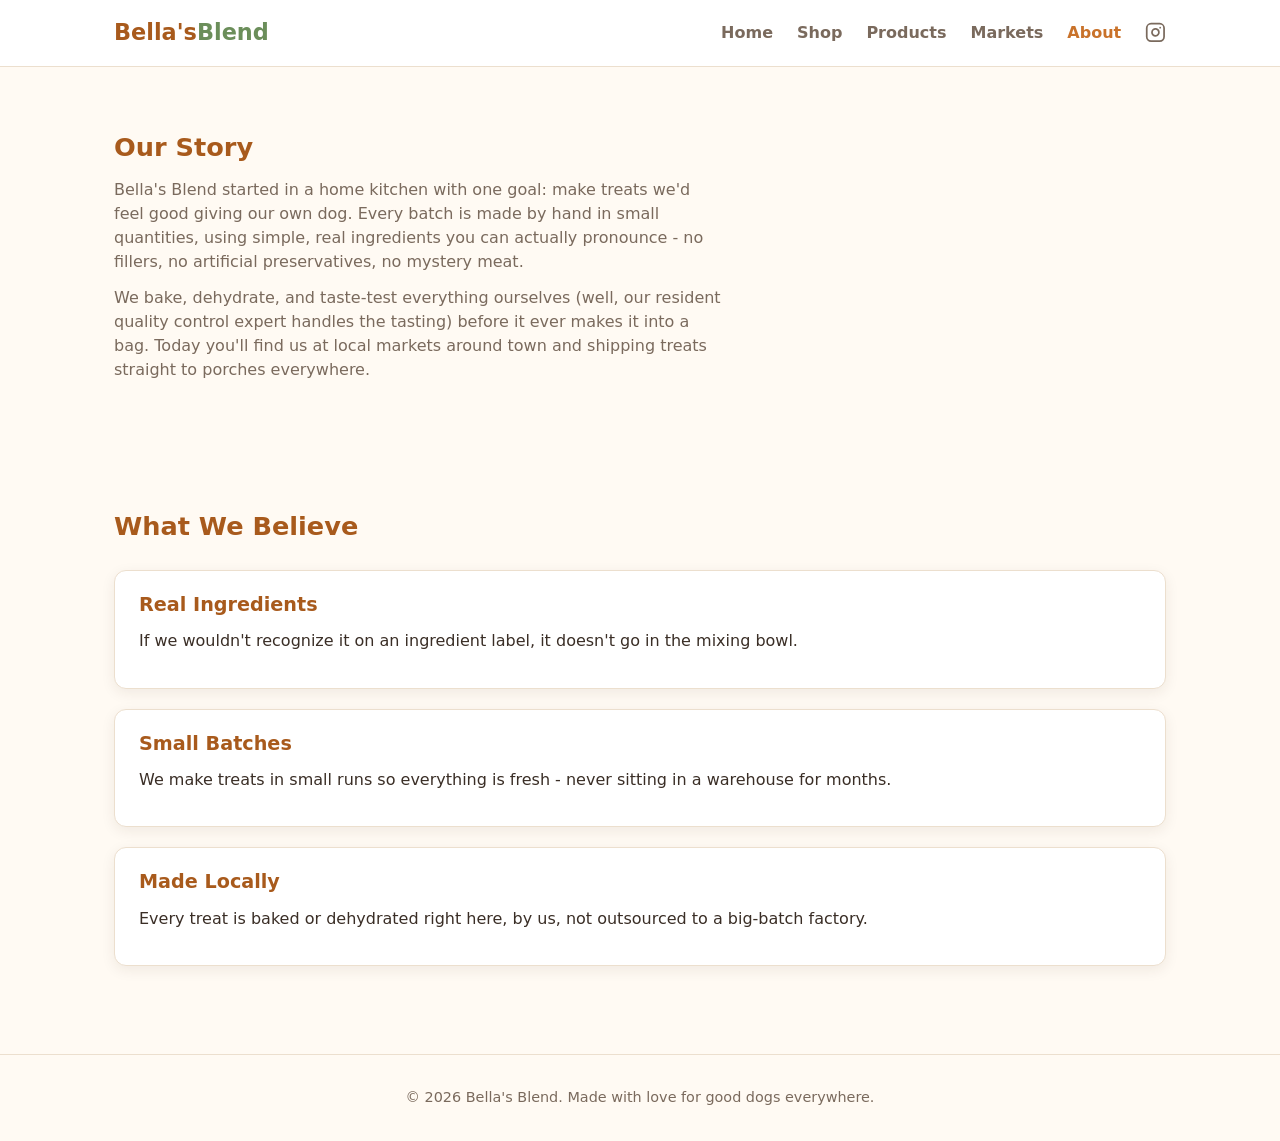
<file: html/about.html>
<!DOCTYPE html>
<html lang="en">
<head>
  <meta charset="UTF-8" />
  <meta name="viewport" content="width=device-width, initial-scale=1.0" />
  <title>About | Bella's Blend</title>
  <link rel="stylesheet" href="../static/styles/styles.css" />
</head>
<body>
  <header class="site-header">
    <div class="nav-wrap">
      <a class="logo" href="/">Bella's<span>Blend</span></a>
      <button class="nav-toggle" aria-label="Toggle menu" aria-expanded="false">&#9776;</button>
      <nav class="main-nav">
        <a href="/">Home</a>
        <a href="/shop">Shop</a>
        <a href="/products">Products</a>
        <a href="/markets">Markets</a>
        <a href="/about" class="active">About</a>
        <a
          class="nav-icon-link"
          href="https://www.instagram.com/bellasblend/"
          target="_blank"
          rel="noopener noreferrer"
          aria-label="Bella's Blend on Instagram"
        >
          <svg
            class="nav-icon"
            viewBox="0 0 24 24"
            fill="none"
            stroke="currentColor"
            stroke-width="2"
            stroke-linecap="round"
            stroke-linejoin="round"
            aria-hidden="true"
          >
            <rect x="2" y="2" width="20" height="20" rx="5" ry="5"></rect>
            <path d="M16 11.37A4 4 0 1 1 12.63 8 4 4 0 0 1 16 11.37z"></path>
            <line x1="17.5" y1="6.5" x2="17.51" y2="6.5"></line>
          </svg>
        </a>
      </nav>
    </div>
  </header>

  <section class="section">
    <h2 class="section-title">Our Story</h2>
    <p class="section-intro">
      Bella's Blend started in a home kitchen with one goal: make treats we'd
      feel good giving our own dog. Every batch is made by hand in small
      quantities, using simple, real ingredients you can actually
      pronounce - no fillers, no artificial preservatives, no mystery
      meat.
    </p>
    <p class="section-intro">
      We bake, dehydrate, and taste-test everything ourselves (well, our
      resident quality control expert handles the tasting) before it ever
      makes it into a bag. Today you'll find us at local markets around
      town and shipping treats straight to porches everywhere.
    </p>
  </section>

  <section class="section">
    <h2 class="section-title">What We Believe</h2>
    <div class="market-list">
      <div class="market-card">
        <h3 class="market-name">Real Ingredients</h3>
        <p class="market-description">
          If we wouldn't recognize it on an ingredient label, it doesn't go
          in the mixing bowl.
        </p>
      </div>
      <div class="market-card">
        <h3 class="market-name">Small Batches</h3>
        <p class="market-description">
          We make treats in small runs so everything is fresh - never
          sitting in a warehouse for months.
        </p>
      </div>
      <div class="market-card">
        <h3 class="market-name">Made Locally</h3>
        <p class="market-description">
          Every treat is baked or dehydrated right here, by us, not
          outsourced to a big-batch factory.
        </p>
      </div>
    </div>
  </section>

  <footer class="site-footer">
    &copy; 2026 Bella's Blend. Made with love for good dogs everywhere.
  </footer>
  <script src="../static/js/nav.js"></script>
</body>
</html>
</file>
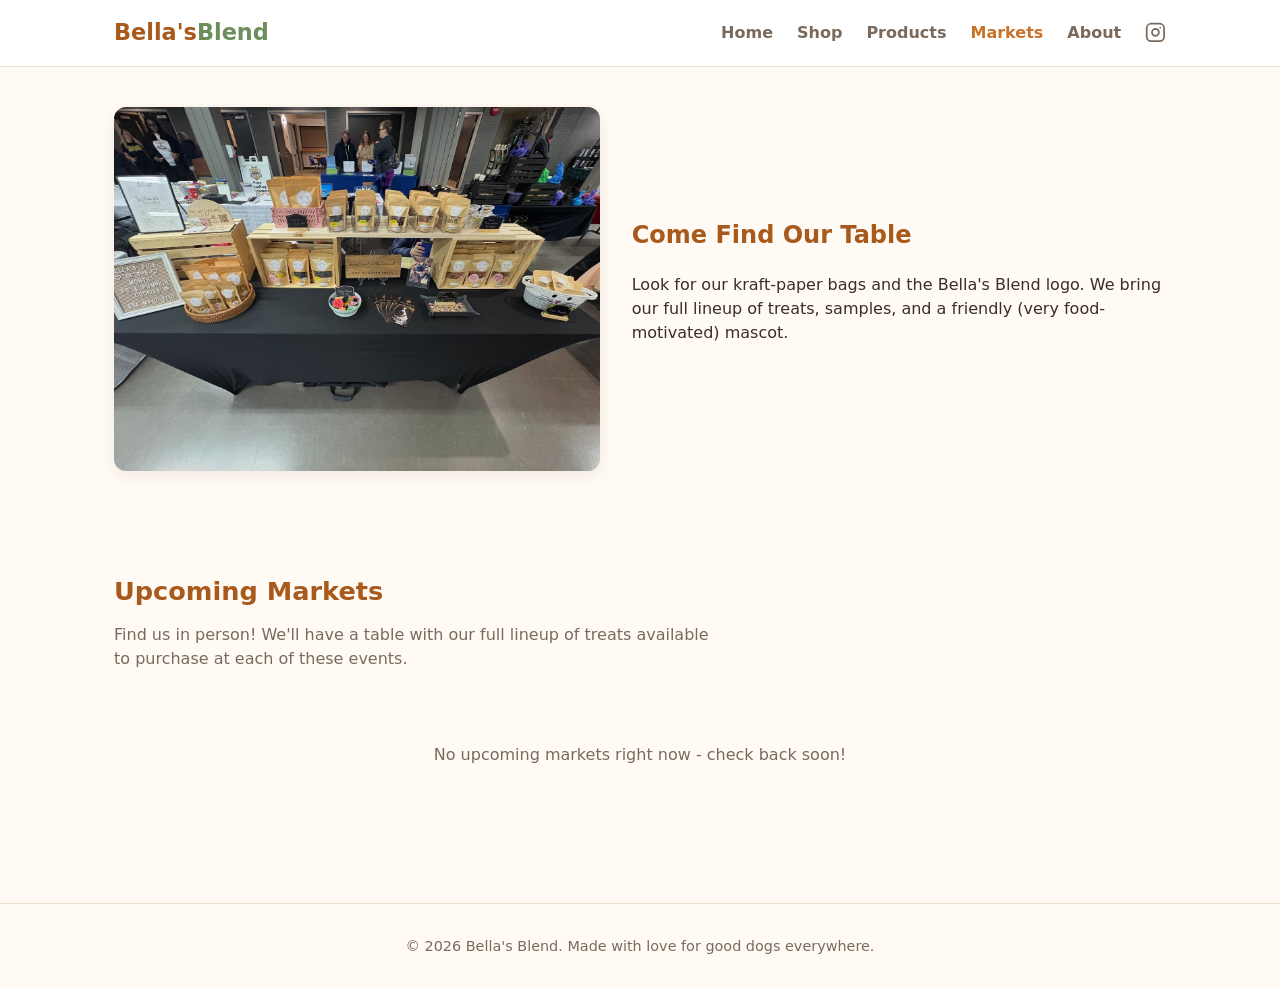
<file: html/markets.html>
<!DOCTYPE html>
<html lang="en">
<head>
  <meta charset="UTF-8" />
  <meta name="viewport" content="width=device-width, initial-scale=1.0" />
  <title>Markets | Bella's Blend</title>
  <link rel="stylesheet" href="../static/styles/styles.css" />
</head>
<body>
  <header class="site-header">
    <div class="nav-wrap">
      <a class="logo" href="/">Bella's<span>Blend</span></a>
      <button class="nav-toggle" aria-label="Toggle menu" aria-expanded="false">&#9776;</button>
      <nav class="main-nav">
        <a href="/">Home</a>
        <a href="/shop">Shop</a>
        <a href="/products">Products</a>
        <a href="/markets" class="active">Markets</a>
        <a href="/about">About</a>
        <a
          class="nav-icon-link"
          href="https://www.instagram.com/bellasblend/"
          target="_blank"
          rel="noopener noreferrer"
          aria-label="Bella's Blend on Instagram"
        >
          <svg
            class="nav-icon"
            viewBox="0 0 24 24"
            fill="none"
            stroke="currentColor"
            stroke-width="2"
            stroke-linecap="round"
            stroke-linejoin="round"
            aria-hidden="true"
          >
            <rect x="2" y="2" width="20" height="20" rx="5" ry="5"></rect>
            <path d="M16 11.37A4 4 0 1 1 12.63 8 4 4 0 0 1 16 11.37z"></path>
            <line x1="17.5" y1="6.5" x2="17.51" y2="6.5"></line>
          </svg>
        </a>
      </nav>
    </div>
  </header>

  <section class="story-section">
    <img
      src="../static/images/treats_stand.jpg"
      alt="The full Bella's Blend market table set up with treats on display"
    />
    <div>
      <h2>Come Find Our Table</h2>
      <p>
        Look for our kraft-paper bags and the Bella's Blend logo. We bring
        our full lineup of treats, samples, and a friendly (very
        food-motivated) mascot.
      </p>
    </div>
  </section>

  <section class="section">
    <h2 class="section-title">Upcoming Markets</h2>
    <p class="section-intro">
      Find us in person! We'll have a table with our full lineup of treats
      available to purchase at each of these events.
    </p>
    <div id="market-list" class="market-list">
      <p class="empty-state">Loading markets&hellip;</p>
    </div>
  </section>

  <footer class="site-footer">
    &copy; 2026 Bella's Blend. Made with love for good dogs everywhere.
  </footer>

  <script src="../static/js/nav.js"></script>

  <script src="../static/js/markets.js"></script>
</body>
</html>
</file>
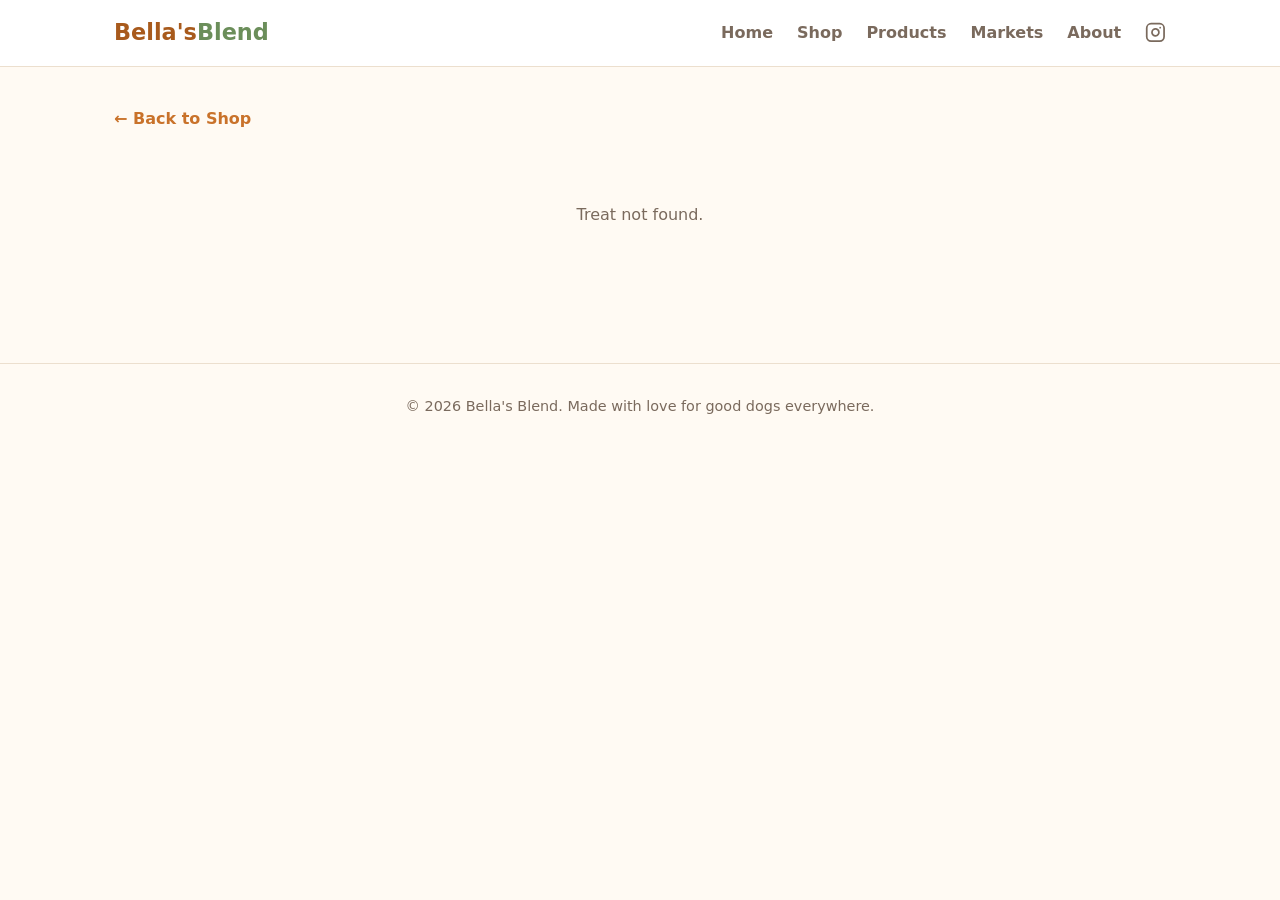
<file: html/product-detail.html>
<!DOCTYPE html>
<html lang="en">
<head>
  <meta charset="UTF-8" />
  <meta name="viewport" content="width=device-width, initial-scale=1.0" />
  <title>Product Detail | Bella's Blend</title>
  <link rel="stylesheet" href="../static/styles/styles.css" />
</head>
<body>
  <header class="site-header">
    <div class="nav-wrap">
      <a class="logo" href="/">Bella's<span>Blend</span></a>
      <button class="nav-toggle" aria-label="Toggle menu" aria-expanded="false">&#9776;</button>
      <nav class="main-nav">
        <a href="/">Home</a>
        <a href="/shop">Shop</a>
        <a href="/products">Products</a>
        <a href="/markets">Markets</a>
        <a href="/about">About</a>
        <a
          class="nav-icon-link"
          href="https://www.instagram.com/bellasblend/"
          target="_blank"
          rel="noopener noreferrer"
          aria-label="Bella's Blend on Instagram"
        >
          <svg
            class="nav-icon"
            viewBox="0 0 24 24"
            fill="none"
            stroke="currentColor"
            stroke-width="2"
            stroke-linecap="round"
            stroke-linejoin="round"
            aria-hidden="true"
          >
            <rect x="2" y="2" width="20" height="20" rx="5" ry="5"></rect>
            <path d="M16 11.37A4 4 0 1 1 12.63 8 4 4 0 0 1 16 11.37z"></path>
            <line x1="17.5" y1="6.5" x2="17.51" y2="6.5"></line>
          </svg>
        </a>
      </nav>
    </div>
  </header>

  <section class="section">
    <a class="back-link" href="/shop">&larr; Back to Shop</a>
    <div id="product-detail">
      <p class="empty-state">Loading treat&hellip;</p>
    </div>
  </section>

  <footer class="site-footer">
    &copy; 2026 Bella's Blend. Made with love for good dogs everywhere.
  </footer>

  <script src="../static/js/nav.js"></script>

  <script src="../static/js/product-detail.js"></script>
</body>
</html>
</file>
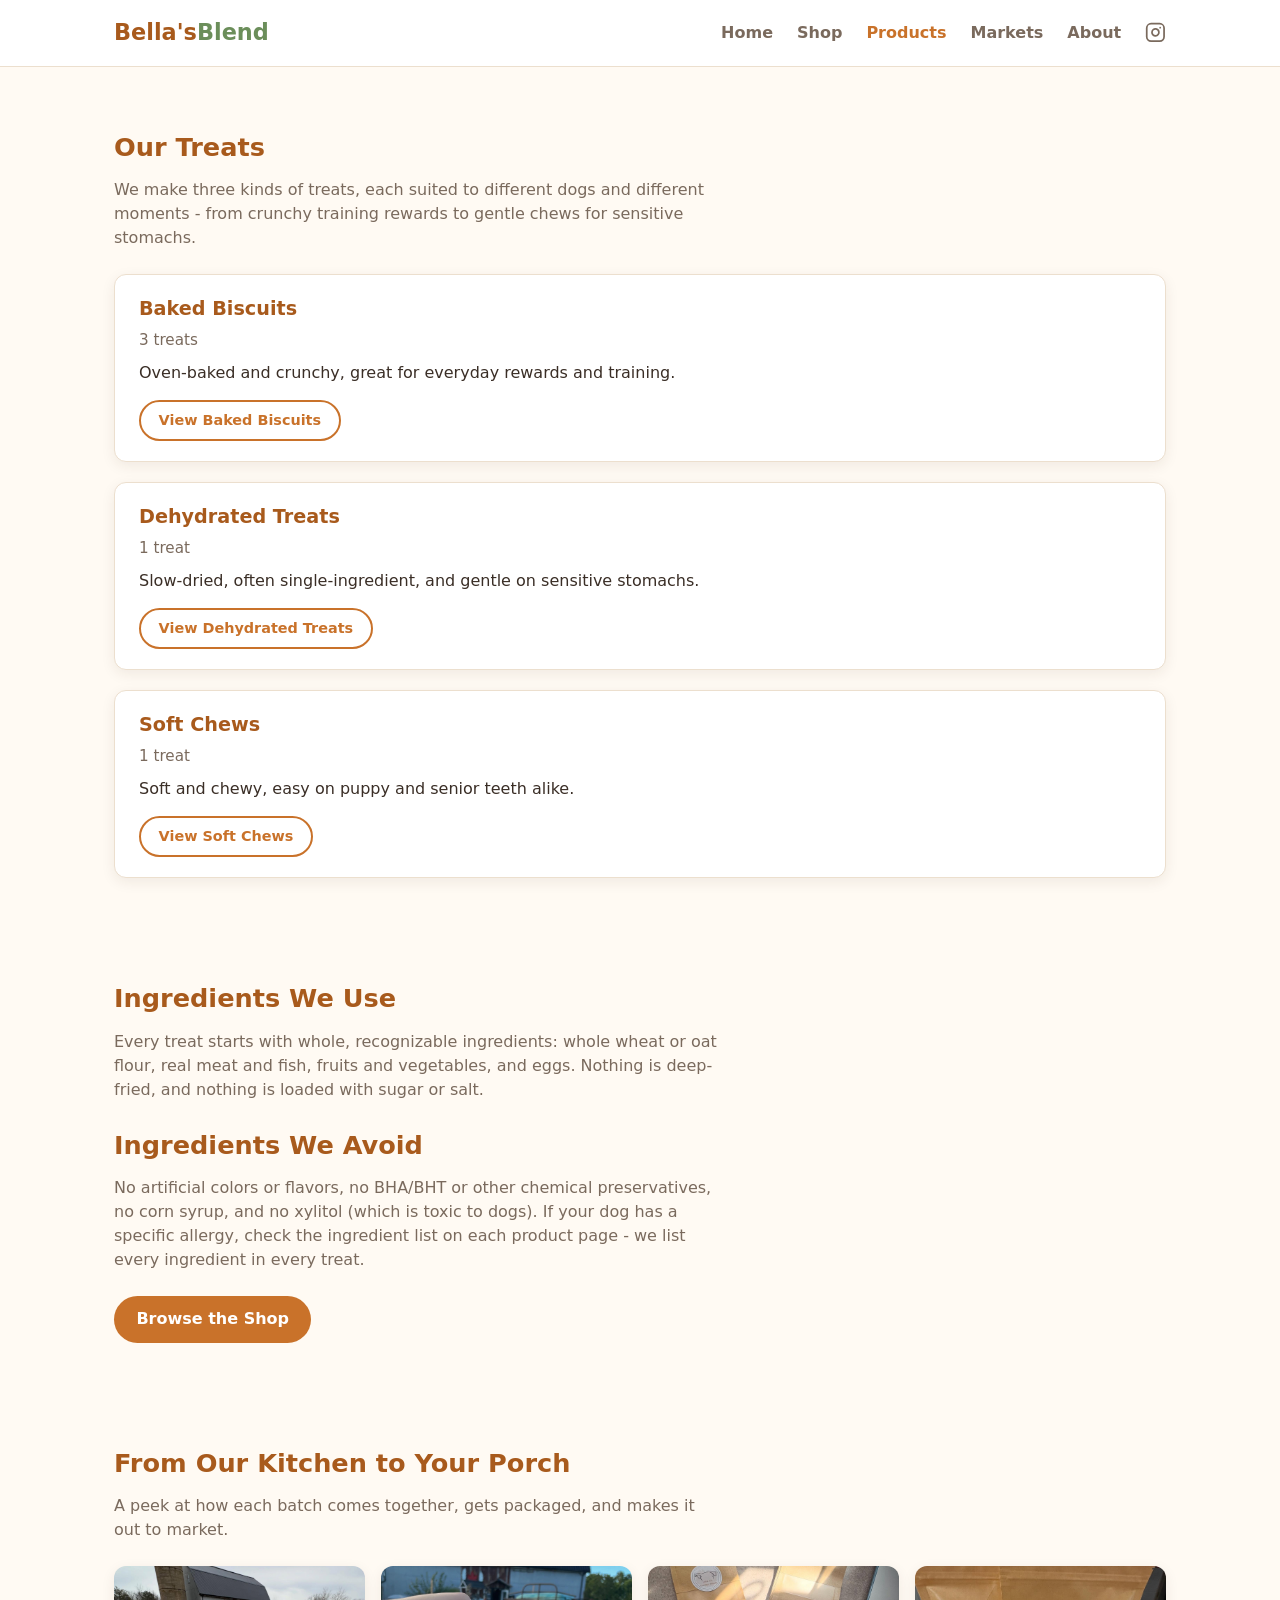
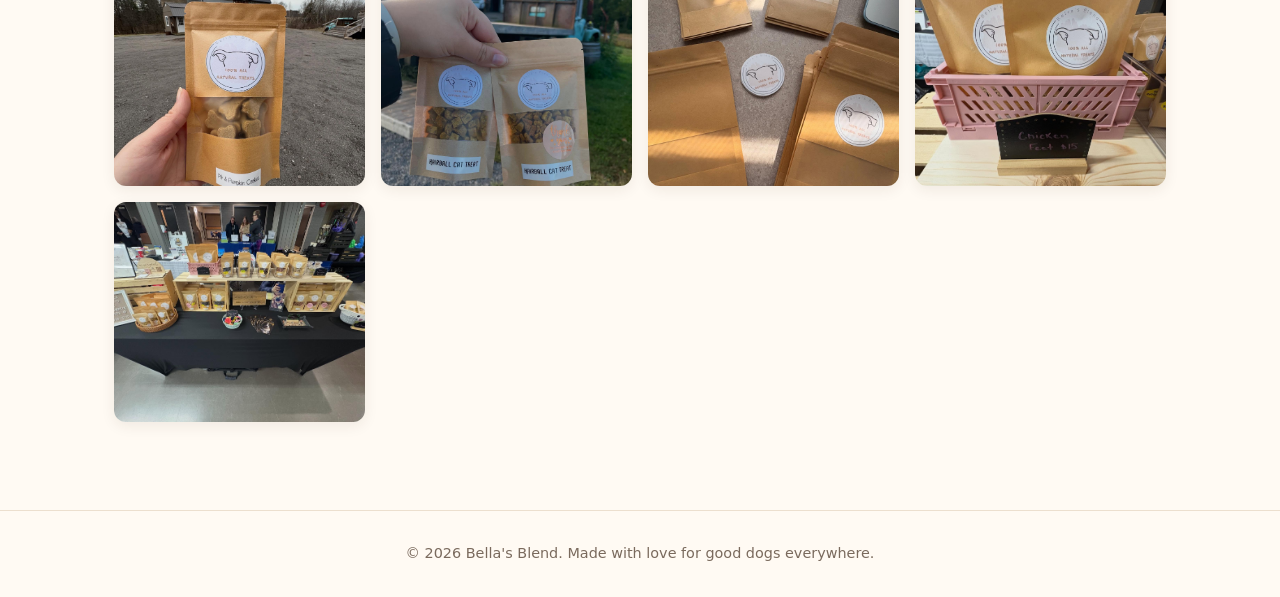
<file: html/products.html>
<!DOCTYPE html>
<html lang="en">
<head>
  <meta charset="UTF-8" />
  <meta name="viewport" content="width=device-width, initial-scale=1.0" />
  <title>Products | Bella's Blend</title>
  <link rel="stylesheet" href="../static/styles/styles.css" />
</head>
<body>
  <header class="site-header">
    <div class="nav-wrap">
      <a class="logo" href="/">Bella's<span>Blend</span></a>
      <button class="nav-toggle" aria-label="Toggle menu" aria-expanded="false">&#9776;</button>
      <nav class="main-nav">
        <a href="/">Home</a>
        <a href="/shop">Shop</a>
        <a href="/products" class="active">Products</a>
        <a href="/markets">Markets</a>
        <a href="/about">About</a>
        <a
          class="nav-icon-link"
          href="https://www.instagram.com/bellasblend/"
          target="_blank"
          rel="noopener noreferrer"
          aria-label="Bella's Blend on Instagram"
        >
          <svg
            class="nav-icon"
            viewBox="0 0 24 24"
            fill="none"
            stroke="currentColor"
            stroke-width="2"
            stroke-linecap="round"
            stroke-linejoin="round"
            aria-hidden="true"
          >
            <rect x="2" y="2" width="20" height="20" rx="5" ry="5"></rect>
            <path d="M16 11.37A4 4 0 1 1 12.63 8 4 4 0 0 1 16 11.37z"></path>
            <line x1="17.5" y1="6.5" x2="17.51" y2="6.5"></line>
          </svg>
        </a>
      </nav>
    </div>
  </header>

  <section class="section">
    <h2 class="section-title">Our Treats</h2>
    <p class="section-intro">
      We make three kinds of treats, each suited to different dogs and
      different moments - from crunchy training rewards to gentle
      chews for sensitive stomachs.
    </p>
    <div id="category-list" class="market-list">
      <p class="empty-state">Loading categories&hellip;</p>
    </div>
  </section>

  <section class="section">
    <h2 class="section-title">Ingredients We Use</h2>
    <p class="section-intro">
      Every treat starts with whole, recognizable ingredients: whole wheat
      or oat flour, real meat and fish, fruits and vegetables, and eggs.
      Nothing is deep-fried, and nothing is loaded with sugar or salt.
    </p>
    <h2 class="section-title">Ingredients We Avoid</h2>
    <p class="section-intro">
      No artificial colors or flavors, no BHA/BHT or other chemical
      preservatives, no corn syrup, and no xylitol (which is toxic to
      dogs). If your dog has a specific allergy, check the ingredient list
      on each product page - we list every ingredient in every treat.
    </p>
    <a class="btn" href="/shop">Browse the Shop</a>
  </section>

  <section class="section">
    <h2 class="section-title">From Our Kitchen to Your Porch</h2>
    <p class="section-intro">
      A peek at how each batch comes together, gets packaged, and makes it
      out to market.
    </p>
    <div class="photo-gallery">
      <img src="../static/images/treats_barn.jpg" alt="A bag of PB and pumpkin cookies held up in front of the barn" />
      <img src="../static/images/treats_2_barn.jpg" alt="Two bags of treats held up in front of the barn" />
      <img src="../static/images/treats_packaging.jpg" alt="Stacks of empty kraft paper treat bags and Bella's Blend stickers ready for packaging" />
      <img src="../static/images/treats_basket.jpg" alt="Bags of treats displayed in a basket at a market table" />
      <img src="../static/images/treats_stand.jpg" alt="The full Bella's Blend market table set up with treats on display" />
    </div>
  </section>

  <footer class="site-footer">
    &copy; 2026 Bella's Blend. Made with love for good dogs everywhere.
  </footer>

  <script src="../static/js/nav.js"></script>

  <script src="../static/js/products-info.js"></script>
</body>
</html>
</file>
<file: static/styles/styles.css>
:root {
  --color-bg: #fffaf3;
  --color-surface: #ffffff;
  --color-primary: #c9722a;
  --color-primary-dark: #a85a1c;
  --color-accent: #6b8e5a;
  --color-text: #3a2e26;
  --color-text-muted: #7a6a5d;
  --color-border: #ecdfce;
  --radius: 12px;
  --shadow: 0 4px 14px rgba(60, 40, 20, 0.08);
  --max-width: 1100px;
  font-size: 16px;
}

* {
  box-sizing: border-box;
}

body {
  margin: 0;
  font-family: "Segoe UI", system-ui, -apple-system, sans-serif;
  background: var(--color-bg);
  color: var(--color-text);
  line-height: 1.5;
}

a {
  color: inherit;
  text-decoration: none;
}

img {
  max-width: 100%;
  display: block;
}

/* Header */

.site-header {
  background: var(--color-surface);
  border-bottom: 1px solid var(--color-border);
  position: sticky;
  top: 0;
  z-index: 10;
}

.site-header .nav-wrap {
  max-width: var(--max-width);
  margin: 0 auto;
  display: flex;
  align-items: center;
  justify-content: space-between;
  padding: 1rem 1.5rem;
}

.logo {
  font-size: 1.4rem;
  font-weight: 700;
  color: var(--color-primary-dark);
}

.logo span {
  color: var(--color-accent);
}

.main-nav {
  display: flex;
  gap: 1.5rem;
}

.main-nav a {
  font-weight: 600;
  color: var(--color-text-muted);
  transition: color 0.15s ease;
}

.main-nav a:hover,
.main-nav a.active {
  color: var(--color-primary);
}

.nav-icon-link {
  display: flex;
  align-items: center;
  color: var(--color-text-muted);
  transition: color 0.15s ease;
}

.nav-icon-link:hover {
  color: var(--color-primary);
}

.nav-icon {
  width: 1.3rem;
  height: 1.3rem;
}

.nav-toggle {
  display: none;
  background: none;
  border: none;
  padding: 0.25rem;
  font-size: 1.6rem;
  line-height: 1;
  color: var(--color-primary-dark);
  cursor: pointer;
}

@media (max-width: 700px) {
  .nav-toggle {
    display: block;
  }

  .site-header .nav-wrap {
    flex-wrap: wrap;
  }

  .main-nav {
    display: none;
    flex-direction: column;
    width: 100%;
    gap: 0;
    order: 1;
    border-top: 1px solid var(--color-border);
    margin-top: 1rem;
  }

  .main-nav.open {
    display: flex;
  }

  .main-nav a {
    padding: 0.85rem 0.25rem;
    border-bottom: 1px solid var(--color-border);
  }
}

/* Hero */

.hero {
  max-width: 640px;
  margin: 0 auto;
  padding: 3rem 1.5rem;
  text-align: center;
}

.hero h1 {
  font-size: 2.4rem;
  margin: 0 0 0.75rem;
  color: var(--color-primary-dark);
}

.hero p {
  color: var(--color-text-muted);
  font-size: 1.05rem;
  margin-bottom: 1.5rem;
}

/* Featured photo (full-width single image section) */

.featured-photo {
  max-width: var(--max-width);
  margin: 0 auto;
  padding: 0 1.5rem 2.5rem;
  text-align: center;
}

.featured-photo img {
  width: 100%;
  max-height: 420px;
  object-fit: cover;
  border-radius: var(--radius);
  box-shadow: var(--shadow);
  margin-bottom: 1.5rem;
}

.btn {
  display: inline-block;
  background: var(--color-primary);
  color: #fff;
  padding: 0.7rem 1.4rem;
  border-radius: 999px;
  font-weight: 600;
  border: none;
  cursor: pointer;
  transition: background 0.15s ease;
}

.btn:hover {
  background: var(--color-primary-dark);
}

.btn-outline {
  background: transparent;
  color: var(--color-primary);
  border: 2px solid var(--color-primary);
}

.btn-outline:hover {
  background: var(--color-primary);
  color: #fff;
}

/* Sections */

.section {
  max-width: var(--max-width);
  margin: 0 auto;
  padding: 2.5rem 1.5rem;
}

.section-title {
  font-size: 1.6rem;
  color: var(--color-primary-dark);
  margin-bottom: 1.5rem;
}

/* Product grid */

.product-grid {
  display: grid;
  grid-template-columns: repeat(auto-fill, minmax(230px, 1fr));
  gap: 1.5rem;
}

.product-card {
  background: var(--color-surface);
  border: 1px solid var(--color-border);
  border-radius: var(--radius);
  overflow: hidden;
  box-shadow: var(--shadow);
  display: flex;
  flex-direction: column;
  transition: transform 0.15s ease;
}

.product-card:hover {
  transform: translateY(-3px);
}

.product-card img {
  height: 160px;
  width: 100%;
  object-fit: cover;
}

.product-card-body {
  padding: 1rem;
  display: flex;
  flex-direction: column;
  gap: 0.4rem;
  flex: 1;
}

.product-category {
  font-size: 0.75rem;
  text-transform: uppercase;
  letter-spacing: 0.04em;
  color: var(--color-accent);
  font-weight: 700;
}

.product-name {
  font-size: 1.1rem;
  font-weight: 700;
}

.product-price {
  margin-top: auto;
  font-weight: 700;
  color: var(--color-primary-dark);
  font-size: 1.05rem;
}

/* Filters */

.filter-bar {
  display: flex;
  gap: 0.6rem;
  flex-wrap: wrap;
  margin-bottom: 1.5rem;
}

.filter-btn {
  background: var(--color-surface);
  border: 1px solid var(--color-border);
  border-radius: 999px;
  padding: 0.4rem 1rem;
  font-weight: 600;
  cursor: pointer;
  color: var(--color-text-muted);
}

.filter-btn.active,
.filter-btn:hover {
  background: var(--color-primary);
  color: #fff;
  border-color: var(--color-primary);
}

/* Product detail */

.product-detail {
  display: grid;
  grid-template-columns: 1fr 1fr;
  gap: 2.5rem;
  align-items: start;
}

.product-detail img {
  border-radius: var(--radius);
  box-shadow: var(--shadow);
}

.product-detail .price {
  font-size: 1.5rem;
  color: var(--color-primary-dark);
  font-weight: 700;
  margin: 0.5rem 0 1rem;
}

.ingredient-list {
  margin-top: 1.5rem;
}

.ingredient-list ul {
  padding-left: 1.2rem;
  color: var(--color-text-muted);
}

.back-link {
  display: inline-block;
  margin-bottom: 1.5rem;
  color: var(--color-primary);
  font-weight: 600;
}

.empty-state,
.error-state {
  color: var(--color-text-muted);
  text-align: center;
  padding: 2rem;
}

/* Markets */

.section-intro {
  color: var(--color-text-muted);
  margin-top: -0.75rem;
  margin-bottom: 1.5rem;
  max-width: 60ch;
}

.market-list {
  display: grid;
  gap: 1.25rem;
}

.market-card {
  background: var(--color-surface);
  border: 1px solid var(--color-border);
  border-radius: var(--radius);
  box-shadow: var(--shadow);
  padding: 1.25rem 1.5rem;
}

.market-date {
  font-size: 0.75rem;
  text-transform: uppercase;
  letter-spacing: 0.04em;
  color: var(--color-accent);
  font-weight: 700;
  margin-bottom: 0.3rem;
}

.market-name {
  margin: 0 0 0.3rem;
  font-size: 1.2rem;
  color: var(--color-primary-dark);
}

.market-meta {
  color: var(--color-text-muted);
  font-size: 0.95rem;
}

.market-description {
  margin-top: 0.6rem;
  margin-bottom: 0.9rem;
}

.market-card .btn {
  font-size: 0.9rem;
  padding: 0.5rem 1.1rem;
}

/* Photo gallery */

.photo-gallery {
  display: grid;
  grid-template-columns: repeat(auto-fill, minmax(220px, 1fr));
  gap: 1rem;
}

.photo-gallery img {
  width: 100%;
  height: 220px;
  object-fit: cover;
  border-radius: var(--radius);
  box-shadow: var(--shadow);
}

/* Story section (image + text side by side) */

.story-section {
  max-width: var(--max-width);
  margin: 0 auto;
  padding: 2.5rem 1.5rem;
  display: grid;
  grid-template-columns: 1fr 1.1fr;
  gap: 2rem;
  align-items: center;
}

.story-section img {
  border-radius: var(--radius);
  box-shadow: var(--shadow);
}

.story-section h2 {
  color: var(--color-primary-dark);
  margin-top: 0;
}

@media (max-width: 700px) {
  .story-section {
    grid-template-columns: 1fr;
  }
}

/* Footer */

.site-footer {
  border-top: 1px solid var(--color-border);
  margin-top: 3rem;
  padding: 2rem 1.5rem;
  text-align: center;
  color: var(--color-text-muted);
  font-size: 0.9rem;
}

@media (max-width: 700px) {
  .product-detail {
    grid-template-columns: 1fr;
  }

  .hero {
    padding: 2rem 1.25rem;
  }

  .featured-photo {
    padding: 0 1.25rem 2rem;
  }

  .featured-photo img {
    max-height: 260px;
  }

  .hero h1 {
    font-size: 1.9rem;
  }

  .section,
  .story-section {
    padding: 2rem 1.25rem;
  }

  .section-title {
    font-size: 1.35rem;
  }

  .photo-gallery img {
    height: 180px;
  }
}
</file>
